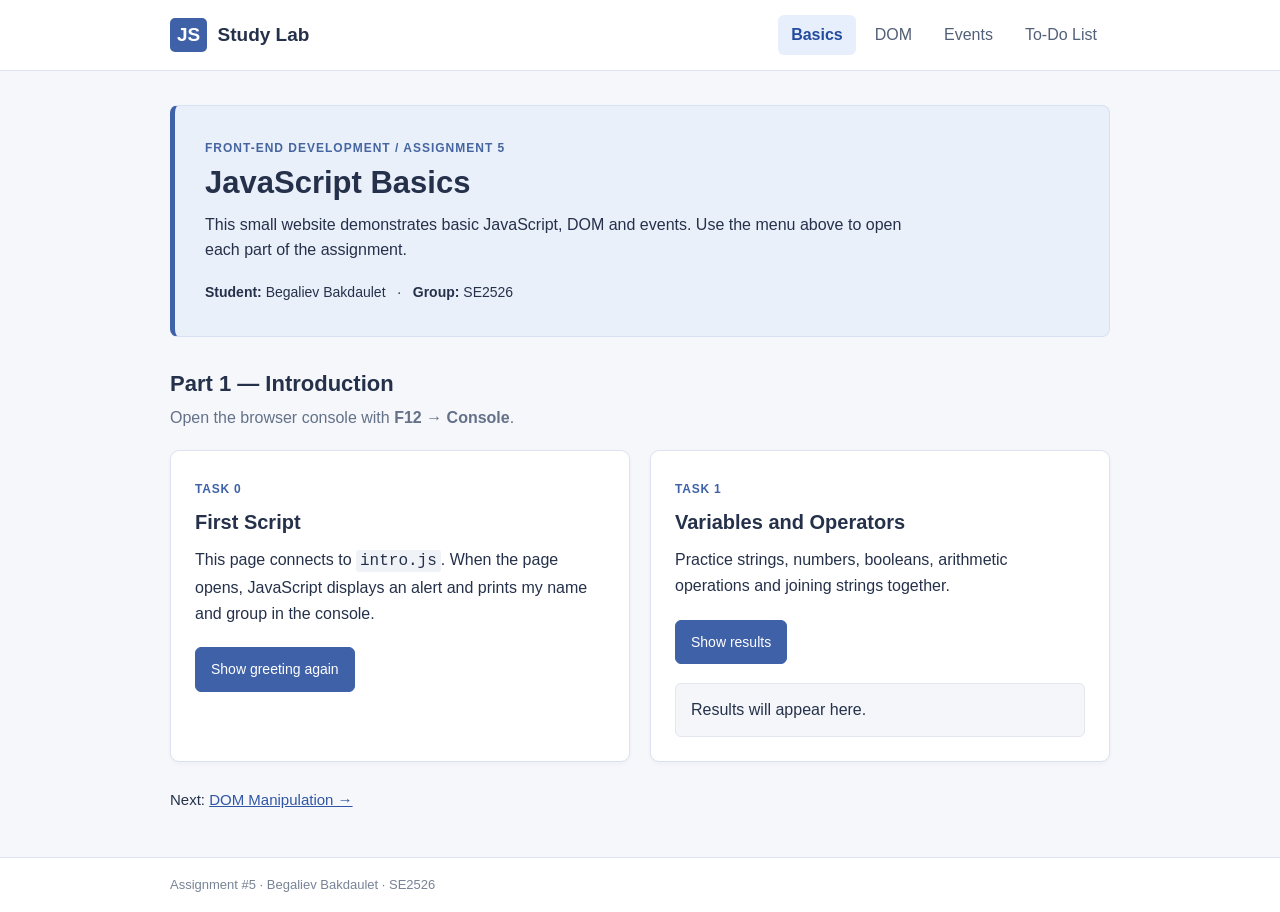
<file: index.html>
<!DOCTYPE html>
<html lang="en">
<head>
  <meta charset="UTF-8">
  <meta name="viewport" content="width=device-width, initial-scale=1.0">
  <title>JavaScript Basics | JS Study Lab</title>
  <link rel="stylesheet" href="css/style.css">
  <script src="js/intro.js" defer></script>
</head>
<body>
  <header class="site-header">
    <div class="header-content">
      <a class="logo" href="index.html"><span class="logo-box">JS</span> Study Lab</a>
      <nav aria-label="Main navigation">
        <a href="index.html" class="active" aria-current="page">Basics</a>
        <a href="dom.html">DOM</a>
        <a href="events.html">Events</a>
        <a href="todo.html">To-Do List</a>
      </nav>
    </div>
  </header>
  <main class="container">

    <section class="intro">
      <p class="small-heading">FRONT-END DEVELOPMENT / ASSIGNMENT 5</p>
      <h1>JavaScript Basics</h1>
      <p>This small website demonstrates basic JavaScript, DOM and events. Use the menu above to open each part of the assignment.</p>
      <p class="student"><strong>Student:</strong> Begaliev Bakdaulet &nbsp; · &nbsp; <strong>Group:</strong> SE2526</p>
    </section>

    <div class="section-title">
      <h2>Part 1 — Introduction</h2>
      <p>Open the browser console with <strong>F12 → Console</strong>.</p>
    </div>

    <div class="grid">
      <section class="card">
        <span class="task-label">TASK 0</span>
        <h3>First Script</h3>
        <p>This page connects to <code>intro.js</code>. When the page opens, JavaScript displays an alert and prints my name and group in the console.</p>
        <button id="helloButton" type="button">Show greeting again</button>
      </section>

      <section class="card">
        <span class="task-label">TASK 1</span>
        <h3>Variables and Operators</h3>
        <p>Practice strings, numbers, booleans, arithmetic operations and joining strings together.</p>
        <button id="runVariables" type="button">Show results</button>
        <div class="output" id="variablesResult" aria-live="polite">Results will appear here.</div>
      </section>
    </div>
    <p class="next-link">Next: <a href="dom.html">DOM Manipulation →</a></p>

  </main>
  <footer class="footer">
    <div class="container">Assignment #5 · Begaliev Bakdaulet · SE2526</div>
  </footer>
</body>
</html>
</file>
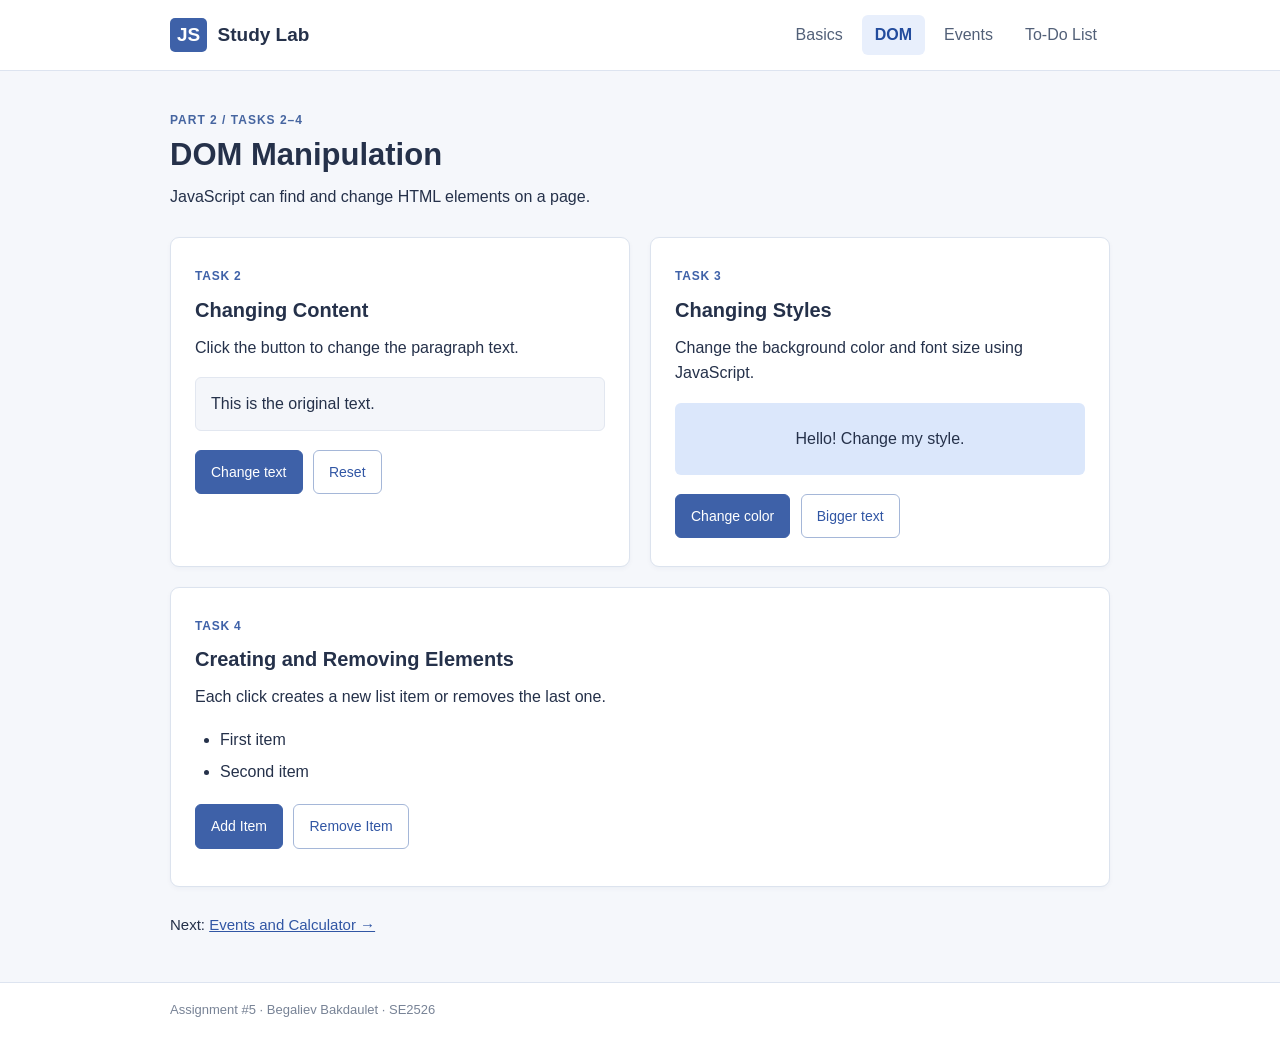
<file: dom.html>
<!DOCTYPE html>
<html lang="en">
<head>
  <meta charset="UTF-8">
  <meta name="viewport" content="width=device-width, initial-scale=1.0">
  <title>DOM Manipulation | JS Study Lab</title>
  <link rel="stylesheet" href="css/style.css">
  <script src="js/dom.js" defer></script>
</head>
<body>
  <header class="site-header">
    <div class="header-content">
      <a class="logo" href="index.html"><span class="logo-box">JS</span> Study Lab</a>
      <nav aria-label="Main navigation">
        <a href="index.html">Basics</a>
        <a href="dom.html" class="active" aria-current="page">DOM</a>
        <a href="events.html">Events</a>
        <a href="todo.html">To-Do List</a>
      </nav>
    </div>
  </header>
  <main class="container">

    <div class="page-title">
      <p class="small-heading">PART 2 / TASKS 2–4</p>
      <h1>DOM Manipulation</h1>
      <p>JavaScript can find and change HTML elements on a page.</p>
    </div>

    <div class="grid">
      <section class="card">
        <span class="task-label">TASK 2</span>
        <h3>Changing Content</h3>
        <p>Click the button to change the paragraph text.</p>
        <div class="example"><p id="changeableMessage">This is the original text.</p></div>
        <button id="changeTextButton" type="button">Change text</button>
        <button id="resetTextButton" class="secondary" type="button">Reset</button>
      </section>

      <section class="card">
        <span class="task-label">TASK 3</span>
        <h3>Changing Styles</h3>
        <p>Change the background color and font size using JavaScript.</p>
        <div class="style-box" id="styleBox">Hello! Change my style.</div>
        <button id="colorButton" type="button">Change color</button>
        <button id="sizeButton" class="secondary" type="button">Bigger text</button>
      </section>
    </div>

    <section class="card wide-card">
      <span class="task-label">TASK 4</span>
      <h3>Creating and Removing Elements</h3>
      <p>Each click creates a new list item or removes the last one.</p>
      <ul id="demoList" class="simple-list">
        <li>First item</li>
        <li>Second item</li>
      </ul>
      <button id="addItemButton" type="button">Add Item</button>
      <button id="removeItemButton" class="secondary" type="button">Remove Item</button>
      <p class="message" id="listMessage" aria-live="polite"></p>
    </section>
    <p class="next-link">Next: <a href="events.html">Events and Calculator →</a></p>

  </main>
  <footer class="footer">
    <div class="container">Assignment #5 · Begaliev Bakdaulet · SE2526</div>
  </footer>
</body>
</html>
</file>
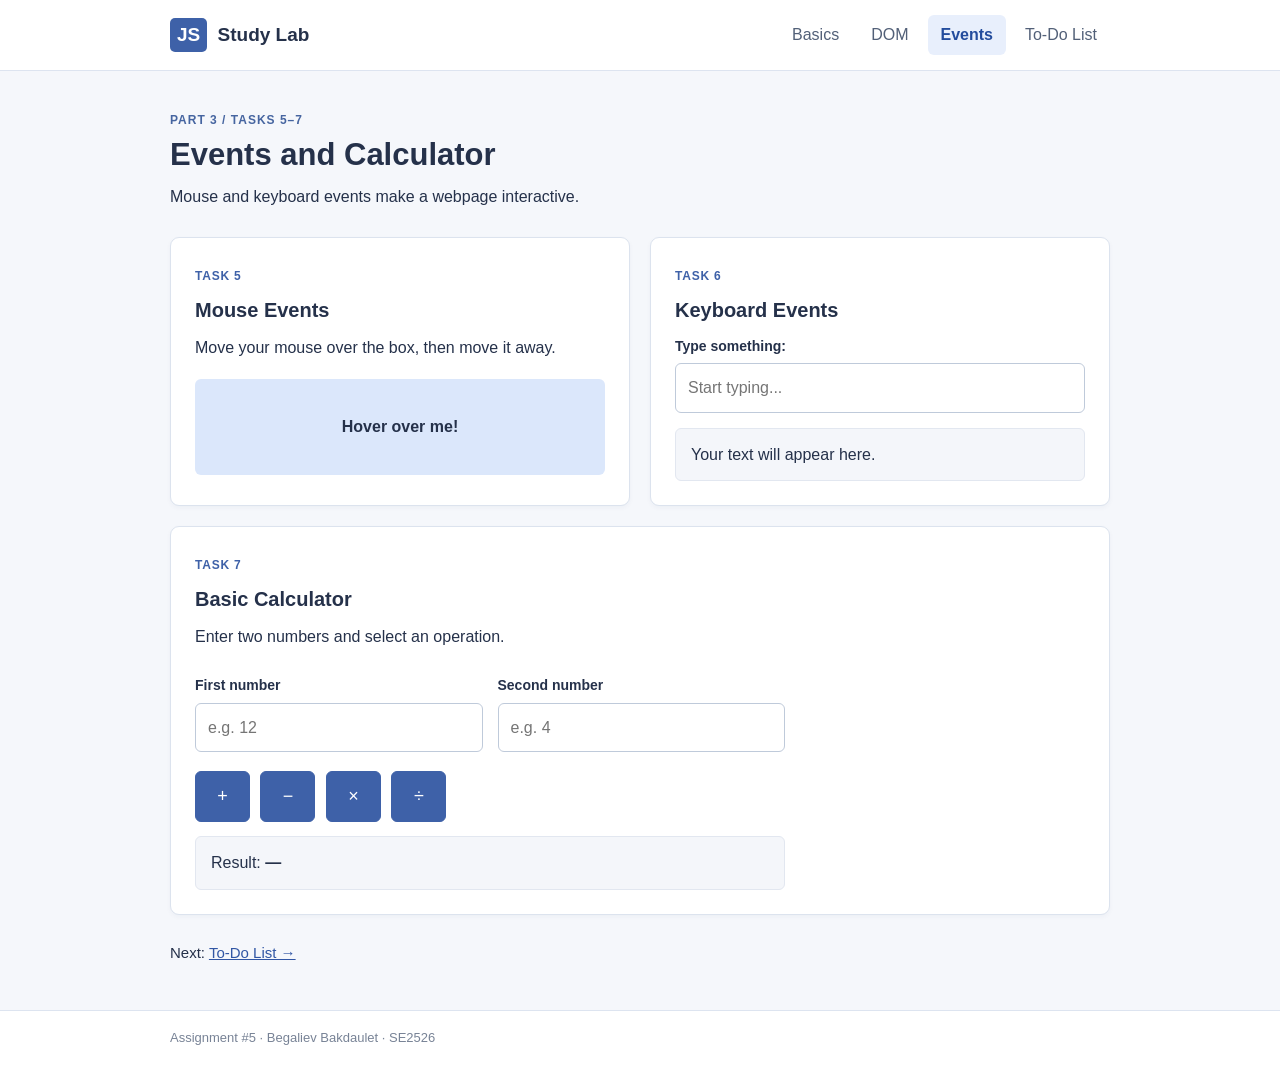
<file: events.html>
<!DOCTYPE html>
<html lang="en">
<head>
  <meta charset="UTF-8">
  <meta name="viewport" content="width=device-width, initial-scale=1.0">
  <title>Events and Calculator | JS Study Lab</title>
  <link rel="stylesheet" href="css/style.css">
  <script src="js/events.js" defer></script>
</head>
<body>
  <header class="site-header">
    <div class="header-content">
      <a class="logo" href="index.html"><span class="logo-box">JS</span> Study Lab</a>
      <nav aria-label="Main navigation">
        <a href="index.html">Basics</a>
        <a href="dom.html">DOM</a>
        <a href="events.html" class="active" aria-current="page">Events</a>
        <a href="todo.html">To-Do List</a>
      </nav>
    </div>
  </header>
  <main class="container">

    <div class="page-title">
      <p class="small-heading">PART 3 / TASKS 5–7</p>
      <h1>Events and Calculator</h1>
      <p>Mouse and keyboard events make a webpage interactive.</p>
    </div>

    <div class="grid">
      <section class="card">
        <span class="task-label">TASK 5</span>
        <h3>Mouse Events</h3>
        <p>Move your mouse over the box, then move it away.</p>
        <div class="hover-box" id="hoverBox">Hover over me!</div>
      </section>

      <section class="card">
        <span class="task-label">TASK 6</span>
        <h3>Keyboard Events</h3>
        <label for="liveInput">Type something:</label>
        <input id="liveInput" type="text" placeholder="Start typing...">
        <div class="output" id="liveOutput" aria-live="polite">Your text will appear here.</div>
      </section>
    </div>

    <section class="card wide-card calculator">
      <span class="task-label">TASK 7</span>
      <h3>Basic Calculator</h3>
      <p>Enter two numbers and select an operation.</p>
      <div class="input-row">
        <div><label for="firstNumber">First number</label><input id="firstNumber" type="number" step="any" placeholder="e.g. 12"></div>
        <div><label for="secondNumber">Second number</label><input id="secondNumber" type="number" step="any" placeholder="e.g. 4"></div>
      </div>
      <div class="button-group">
        <button id="addButton" type="button">+</button>
        <button id="subtractButton" type="button">−</button>
        <button id="multiplyButton" type="button">×</button>
        <button id="divideButton" type="button">÷</button>
      </div>
      <div class="output result-output">Result: <strong id="calculatorResult" aria-live="polite">—</strong></div>
    </section>
    <p class="next-link">Next: <a href="todo.html">To-Do List →</a></p>

  </main>
  <footer class="footer">
    <div class="container">Assignment #5 · Begaliev Bakdaulet · SE2526</div>
  </footer>
</body>
</html>
</file>
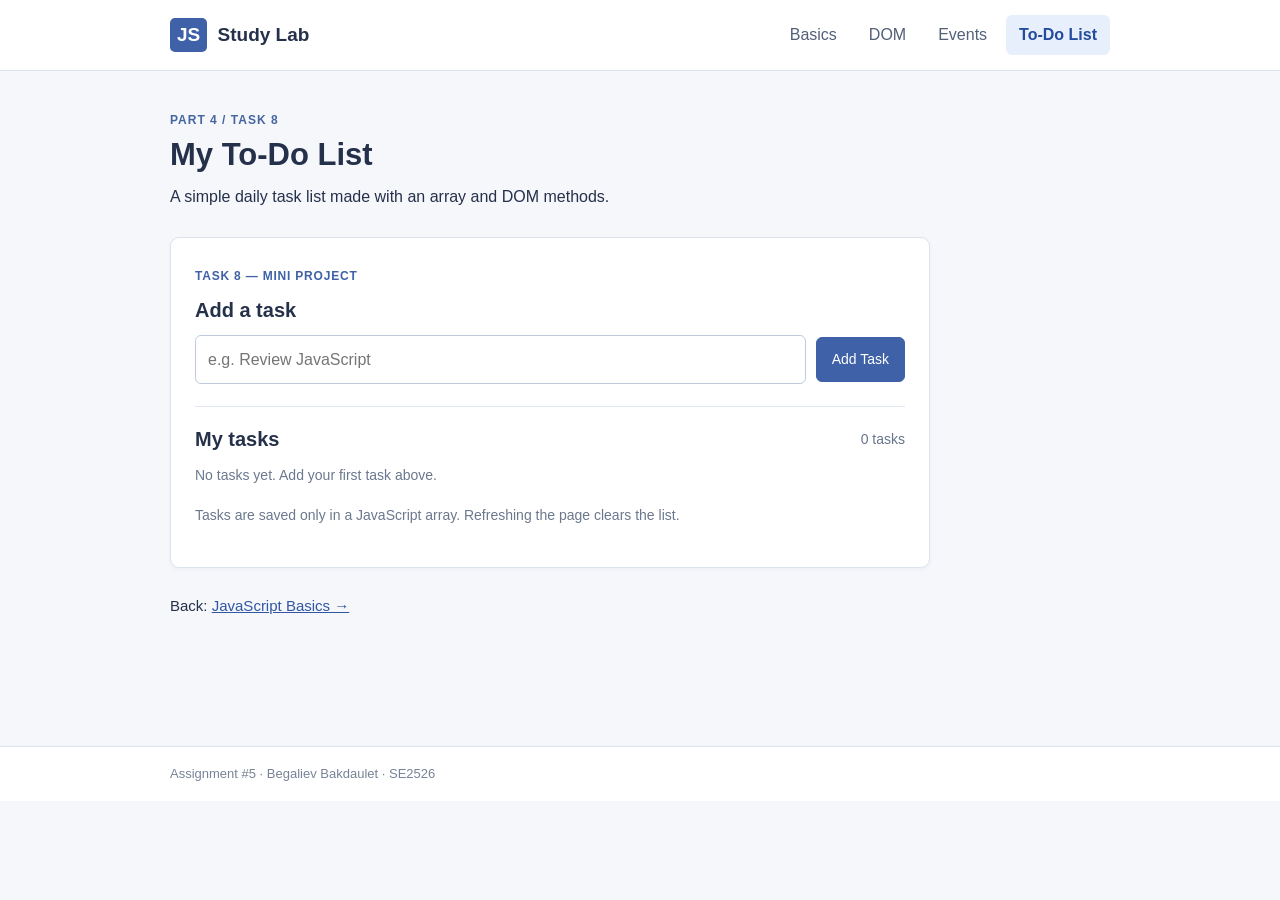
<file: todo.html>
<!DOCTYPE html>
<html lang="en">
<head>
  <meta charset="UTF-8">
  <meta name="viewport" content="width=device-width, initial-scale=1.0">
  <title>To-Do List | JS Study Lab</title>
  <link rel="stylesheet" href="css/style.css">
  <script src="js/todo.js" defer></script>
</head>
<body>
  <header class="site-header">
    <div class="header-content">
      <a class="logo" href="index.html"><span class="logo-box">JS</span> Study Lab</a>
      <nav aria-label="Main navigation">
        <a href="index.html">Basics</a>
        <a href="dom.html">DOM</a>
        <a href="events.html">Events</a>
        <a href="todo.html" class="active" aria-current="page">To-Do List</a>
      </nav>
    </div>
  </header>
  <main class="container">

    <div class="page-title">
      <p class="small-heading">PART 4 / TASK 8</p>
      <h1>My To-Do List</h1>
      <p>A simple daily task list made with an array and DOM methods.</p>
    </div>

    <section class="card todo-card">
      <span class="task-label">TASK 8 — MINI PROJECT</span>
      <h3>Add a task</h3>
      <div class="todo-input-row">
        <input id="newTask" type="text" placeholder="e.g. Review JavaScript" aria-label="New task" maxlength="100">
        <button id="addTaskButton" type="button">Add Task</button>
      </div>
      <p id="todoMessage" class="message" aria-live="polite"></p>

      <div class="list-header">
        <h3>My tasks</h3>
        <span id="taskCount">0 tasks</span>
      </div>
      <p id="emptyMessage" class="empty-note">No tasks yet. Add your first task above.</p>
      <ul id="taskList" class="todo-list"></ul>
      <p class="hint">Tasks are saved only in a JavaScript array. Refreshing the page clears the list.</p>
    </section>
    <p class="next-link">Back: <a href="index.html">JavaScript Basics →</a></p>

  </main>
  <footer class="footer">
    <div class="container">Assignment #5 · Begaliev Bakdaulet · SE2526</div>
  </footer>
</body>
</html>
</file>
<file: css/style.css>
/* Assignment 5 — simple student website */
* { box-sizing: border-box; }

body {
  margin: 0;
  font-family: Arial, sans-serif;
  font-size: 16px;
  color: #25314a;
  background: #f5f7fb;
  line-height: 1.6;
}

a { color: #3156a4; }

.site-header {
  background: white;
  border-bottom: 1px solid #dde4f0;
}

.header-content {
  max-width: 980px;
  margin: auto;
  padding: 15px 20px;
  display: flex;
  align-items: center;
  justify-content: space-between;
  gap: 20px;
}

.logo {
  font-size: 19px;
  font-weight: bold;
  color: #25314a;
  text-decoration: none;
  white-space: nowrap;
}

.logo-box {
  display: inline-block;
  background: #3e61a8;
  color: white;
  padding: 2px 7px;
  border-radius: 5px;
  margin-right: 5px;
}

nav { display: flex; gap: 6px; flex-wrap: wrap; }
nav a {
  text-decoration: none;
  color: #526078;
  padding: 7px 13px;
  border-radius: 6px;
}
nav a:hover { background: #edf2fb; }
nav a.active { background: #e8effc; color: #234c9d; font-weight: bold; }

.container { max-width: 980px; margin: 0 auto; padding: 0 20px; }
main.container { padding-top: 34px; padding-bottom: 45px; min-height: 75vh; }

.intro {
  background: #eaf0fa;
  border: 1px solid #d6e1f3;
  border-left: 5px solid #3e61a8;
  border-radius: 8px;
  padding: 27px 30px;
  margin-bottom: 29px;
}
.intro h1, .page-title h1 { font-size: 31px; margin: 4px 0 9px; line-height: 1.25; }
.intro p, .page-title p { margin: 6px 0; }
.intro > p:not(.small-heading) { max-width: 720px; }
.student { margin-top: 18px !important; font-size: 14px; }
.small-heading { color: #4665a0; font-size: 12px; font-weight: bold; letter-spacing: 1px; }
.page-title { margin-bottom: 28px; }

.section-title { margin: 22px 0 19px; }
.section-title h2 { font-size: 22px; margin: 0; }
.section-title p { color: #647189; margin: 4px 0; }

.grid { display: grid; grid-template-columns: 1fr 1fr; gap: 20px; }
.card {
  background: white;
  border: 1px solid #dce3ee;
  border-radius: 9px;
  padding: 24px;
  box-shadow: 0 2px 5px rgba(35, 56, 90, 0.04);
}
.card h3 { font-size: 20px; margin: 6px 0 9px; }
.card p { margin: 9px 0 17px; }
.task-label { font-size: 12px; font-weight: bold; letter-spacing: 0.8px; color: #3e61a8; }
.wide-card { margin-top: 20px; }

button {
  background: #3e61a8;
  color: white;
  border: 1px solid #3e61a8;
  border-radius: 6px;
  padding: 10px 15px;
  font: inherit;
  font-size: 14px;
  cursor: pointer;
  margin: 4px 6px 4px 0;
}
button:hover { background: #2d4b8e; }
button.secondary { background: white; color: #3156a4; border-color: #a5b7d8; }
button.secondary:hover { background: #eef3fc; }

.output, .example {
  background: #f4f6fa;
  border: 1px solid #e2e7f0;
  padding: 13px 15px;
  border-radius: 6px;
  margin-top: 15px;
  min-height: 48px;
}
.example { margin: 15px 0; }
.example p { margin: 0; }
code { background: #eff2f7; padding: 2px 4px; border-radius: 3px; }

.style-box {
  margin: 15px 0;
  padding: 23px 12px;
  text-align: center;
  background: #dbe7fb;
  border-radius: 6px;
  font-size: 16px;
}
.simple-list { padding-left: 25px; }
.simple-list li { margin-bottom: 6px; }
.message { font-size: 14px; color: #526078; margin: 9px 0 !important; }

.hover-box {
  margin-top: 19px;
  border-radius: 6px;
  background: #dbe7fb;
  padding: 35px 12px;
  text-align: center;
  font-weight: bold;
}
label { display: block; font-size: 14px; font-weight: bold; margin: 8px 0 6px; }
input {
  width: 100%;
  border: 1px solid #bfcada;
  border-radius: 6px;
  padding: 11px 12px;
  font: inherit;
  background: white;
}
input:focus { outline: 2px solid #b4c9ef; border-color: #3e61a8; }
.input-row { display: grid; grid-template-columns: 1fr 1fr; gap: 15px; max-width: 590px; }
.button-group { margin: 15px 0 10px; }
.button-group button { min-width: 55px; font-size: 18px; }
.result-output { max-width: 590px; margin-top: 6px; }

.todo-card { max-width: 760px; }
.todo-input-row { display: flex; gap: 10px; align-items: center; }
.todo-input-row input { flex: 1; min-width: 0; }
.todo-input-row button { margin: 0; white-space: nowrap; }
.list-header { border-top: 1px solid #e1e7f1; padding-top: 16px; margin-top: 22px; display: flex; align-items: center; justify-content: space-between; }
.list-header h3 { margin: 0; }
.list-header span { color: #66748b; font-size: 14px; }
.empty-note, .hint { color: #6b788d; font-size: 14px; }
.todo-list { list-style: none; margin: 10px 0 0; padding: 0; }
.todo-list li { display: flex; align-items: center; gap: 12px; padding: 10px 0; border-bottom: 1px solid #e4e8ef; }
.todo-list li span { flex: 1; overflow-wrap: anywhere; }
.todo-list li.done span { text-decoration: line-through; color: #8190a1; }
.todo-list button { margin: 0; padding: 6px 11px; font-size: 13px; }
.todo-list .delete-button { background: white; color: #a53c3c; border-color: #e5bcbc; }
.todo-list .delete-button:hover { background: #fff0f0; }

.next-link { margin: 26px 0 0; font-size: 15px; }
.footer { background: white; border-top: 1px solid #dde4f0; color: #788396; font-size: 13px; padding: 17px 0; }

@media (max-width: 680px) {
  .header-content { flex-direction: column; align-items: flex-start; gap: 10px; }
  nav a { padding: 6px 9px; font-size: 14px; }
  .grid, .input-row { grid-template-columns: 1fr; }
  .intro { padding: 20px; }
  .intro h1, .page-title h1 { font-size: 27px; }
  .card { padding: 19px; }
  .todo-input-row { flex-wrap: wrap; }
  .todo-input-row input, .todo-input-row button { width: 100%; }
}
</file>
